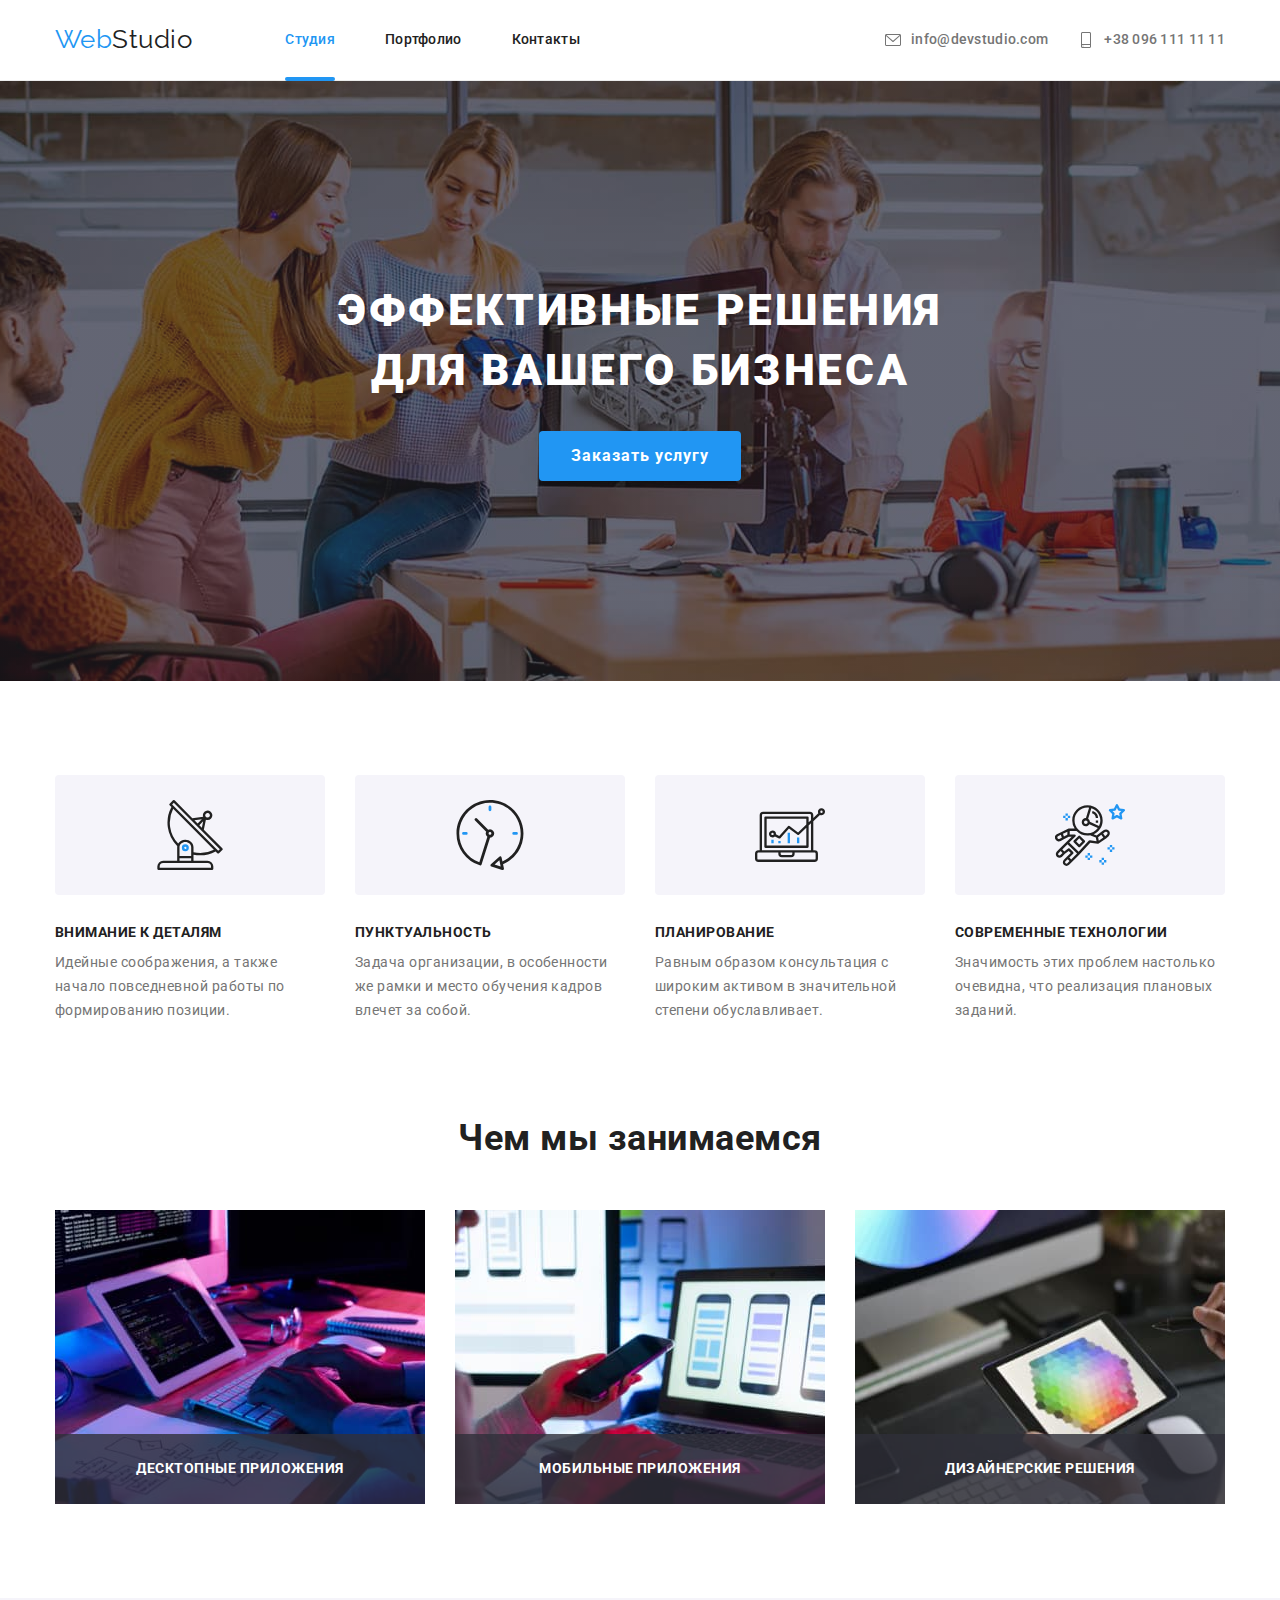
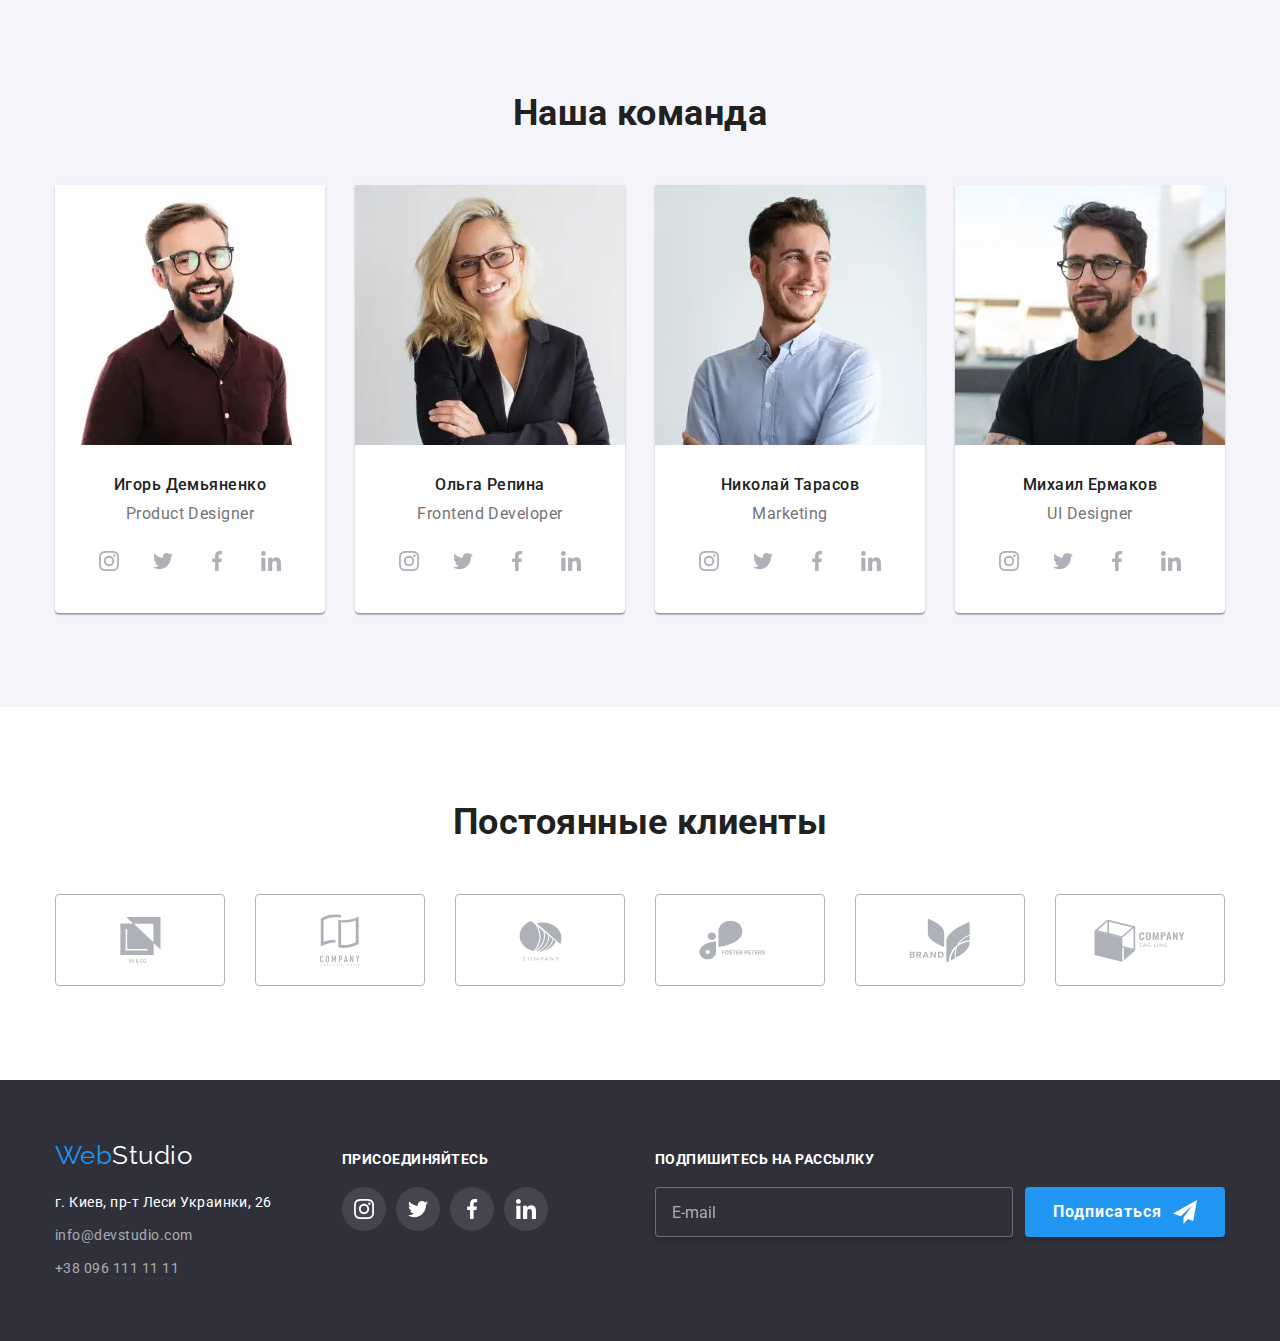
<file: index.html>
<!DOCTYPE html>
<html lang="ru">
  <head>
    <meta charset="UTF-8" />
    <meta http-equiv="X-UA-Compatible" content="IE=edge" />
    <meta name="viewport" content="width=device-width, initial-scale=1.0" />
    <title>Web Studio</title>
    <link rel="preconnect" href="https://fonts.googleapis.com" />
    <link rel="preconnect" href="https://fonts.gstatic.com" crossorigin />
    <link
      href="https://fonts.googleapis.com/css2?family=Raleway:wght@700&family=Roboto:wght@400;500;700;900&display=swap"
      rel="stylesheet"
    />
    <link
      rel="stylesheet"
      href="https://cdnjs.cloudflare.com/ajax/libs/modern-normalize/1.1.0/modern-normalize.min.css"
    />
    <link rel="stylesheet" href="./css/main.min.css" />
  </head>

  <body>
    <header class="header">
      <div class="container header__container">
        <a class="logo header__logo" href="./index.html"
          >Web<span class="header__logo-accent">Studio</span></a
        >
        <nav class="nav">
          <ul class="list nav__list">
            <li class="header__item nav__item">
              <a class="link nav__link nav__current" href="./index.html">Студия</a>
            </li>
            <li class="header__item nav__item">
              <a class="link nav__link" href="./portfolio.html">Портфолио</a>
            </li>
            <li class="header__item nav__item">
              <a class="link nav__link" href="#contacts">Контакты</a>
            </li>
          </ul>
        </nav>
        <ul class="list header-contacts">
          <li class="header__item header-contacts__item">
            <a class="link header-contacts__link" href="mailto:info@devstudio.com">
              <svg class="header-contacts__icon" width="16" height="16">
                <use href="./images/sprite.svg#envelope"></use></svg
              >info@devstudio.com</a
            >
          </li>
          <li class="header__item header-contacts__item">
            <a class="link header-contacts__link" href="tel:+380961111111">
              <svg class="header-contacts__icon" width="16" height="16">
                <use href="./images/sprite.svg#smartphone"></use></svg
              >+38 096 111 11 11</a
            >
          </li>
        </ul>
        <button class="burger-btn mobile-btn" type="button" data-mobile-menu-open>
          <svg class="burger-btn__icon mobile-icon" width="40" height="40">
            <use href="./images/sprite.svg#open-menu"></use>
          </svg>
        </button>
        <div class="mobile-menu is-hidden" data-mobile-menu>
          <button class="mobile-menu__btn mobile-btn" type="button" data-mobile-menu-close>
            <svg class="mobile-menu__icon mobile-icon" width="40" height="40">
              <use href="./images/sprite.svg#close-menu"></use>
            </svg>
          </button>
          <div class="mobile-menu__inner">
            <ul class="list mobile-nav">
              <li class="mobile-nav__item">
                <a class="link mobile-nav__link mobile-nav__link-current" href="./index.html"
                  >Студия</a
                >
              </li>
              <li class="mobile-nav__item">
                <a class="link mobile-nav__link" href="./portfolio.html">Портфолио</a>
              </li>
              <li class="mobile-nav__item">
                <a class="link mobile-nav__link" href="#contacts">Контакты</a>
              </li>
            </ul>
            <ul class="list mobile-contacts">
              <li class="mobile-contacts__item">
                <a
                  class="link mobile-contacts__link mobile-contacts__phone"
                  href="tel:+380961111111"
                  >+38 096 111 11 11</a
                >
              </li>
              <li class="mobile-contacts__item">
                <a
                  class="link mobile-contacts__link mobile-contacts__mail"
                  href="mailto:info@devstudio.com"
                  >info@devstudio.com</a
                >
              </li>
            </ul>
            <ul class="list mobile-socials">
              <li class="mobile-socials__item">
                <a href="#" class="link mobile-socials__link">Instagram</a>
              </li>
              <li class="mobile-socials__icon">|</li>
              <li class="mobile-socials__item">
                <a href="#" class="link mobile-socials__link">Twitter</a>
              </li>
              <li class="mobile-socials__icon">|</li>
              <li class="mobile-socials__item">
                <a href="#" class="link mobile-socials__link">Facebook</a>
              </li>
              <li class="mobile-socials__icon">|</li>
              <li class="mobile-socials__item">
                <a href="#" class="link mobile-socials__link">LinkedIn</a>
              </li>
            </ul>
          </div>
        </div>
      </div>
    </header>

    <main class="main">
      <section class="hero section">
        <div class="container">
          <h1 class="hero__title">Эффективные решения для вашего бизнеса</h1>
          <button class="btn hero__btn" type="button" data-modal-open>Заказать услугу</button>
        </div>
      </section>
      <section class="section-qualities section">
        <div class="container">
          <!-- Заголовок скрыть -->
          <h2 class="title visually-hidden">Наши особенности</h2>
          <ul class="list section-qualities__list">
            <li class="section-qualities__item">
              <div class="section-qualities__img">
                <svg class="section-qualities__icon" width="70" height="70">
                  <use href="./images/sprite.svg#antenna"></use>
                </svg>
              </div>
              <h3 class="subtitle section-qualities__subtitle">Внимание к деталям</h3>
              <p class="text section-qualities__text">
                Идейные соображения, а также начало повседневной работы по формированию позиции.
              </p>
            </li>
            <li class="section-qualities__item">
              <div class="section-qualities__img">
                <svg class="section-qualities__icon" width="70" height="70">
                  <use href="./images/sprite.svg#clock"></use>
                </svg>
              </div>
              <h3 class="subtitle section-qualities__subtitle">Пунктуальность</h3>
              <p class="text section-qualities__text">
                Задача организации, в особенности же рамки и место обучения кадров влечет за собой.
              </p>
            </li>
            <li class="section-qualities__item">
              <div class="section-qualities__img">
                <svg class="section-qualities__icon" width="70" height="70">
                  <use href="./images/sprite.svg#diagram"></use>
                </svg>
              </div>
              <h3 class="subtitle section-qualities__subtitle">Планирование</h3>
              <p class="text section-qualities__text">
                Равным образом консультация с широким активом в значительной степени обуславливает.
              </p>
            </li>
            <li class="section-qualities__item">
              <div class="section-qualities__img">
                <svg class="section-qualities__icon" width="70" height="70">
                  <use href="./images/sprite.svg#astronaut"></use>
                </svg>
              </div>
              <h3 class="subtitle section-qualities__subtitle">Современные технологии</h3>
              <p class="text section-qualities__text">
                Значимость этих проблем настолько очевидна, что реализация плановых заданий.
              </p>
            </li>
          </ul>
        </div>
      </section>
      <section class="section-do section">
        <div class="container">
          <h2 class="title section-do__title">Чем мы занимаемся</h2>
          <ul class="list section-do__list">
            <li class="section-do__item">
              <img
                class="img"
                srcset="./images/do/do1@1x.jpg 1x, ./images/do/do1@2x.jpg 2x"
                src="./images/do/do1@1x.jpg"
                alt="Десктопные приложения"
                width="370"
                height="294"
              />
              <h3 class="section-do__subtitle">Десктопные приложения</h3>
            </li>
            <li class="section-do__item">
              <img
                class="img"
                srcset="./images/do/do2@1x.jpg 1x, ./images/do/do2@2x.jpg 2x"
                src="./images/do/do2@1x.jpg"
                alt="Мобильные приложения"
                width="370"
                height="294"
              />
              <h3 class="section-do__subtitle">Мобильные приложения</h3>
            </li>
            <li class="section-do__item">
              <img
                class="img"
                srcset="./images/do/do3@1x.jpg 1x, ./images/do/do3@2x.jpg 2x"
                src="./images/do/do3@1x.jpg"
                alt="Дизайнерские решения"
                width="370"
                height="294"
              />
              <h3 class="section-do__subtitle">Дизайнерские решения</h3>
            </li>
          </ul>
        </div>
      </section>
      <section class="section-team section">
        <div class="container">
          <h2 class="title section-team__title">Наша команда</h2>
          <ul class="list section-team__list">
            <li class="section-team__item">
              <picture>
                <source
                  media="(min-width: 1200px)"
                  srcset="./images/team/team1@1x_lg.webp 1x, ./images/team/team1@2x_lg.webp 2x"
                  type="image/webp"
                />
                <source
                  media="(min-width: 1200px)"
                  srcset="./images/team/team1@1x_lg.jpg 1x, ./images/team/team1@2x_lg.jpg 2x"
                  type="image/jpeg"
                />
                <source
                  media="(min-width: 768px)"
                  srcset="./images/team/team1@1x_md.webp 1x, ./images/team/team1@2x_md.webp 2x"
                  type="image/webp"
                />
                <source
                  media="(min-width: 768px)"
                  srcset="./images/team/team1@1x_md.jpg 1x, ./images/team/team1@2x_md.jpg 2x"
                  type="image/jpeg"
                />
                <source
                  media="(max-width: 767px)"
                  srcset="./images/team/team1@1x_sm.webp 1x, ./images/team/team1@2x_sm.webp 2x"
                  type="image/webp"
                />
                <source
                  media="(max-width: 767px)"
                  srcset="./images/team/team1@1x_sm.jpg 1x, ./images/team/team1@2x_sm.jpg 2x"
                  type="image/jpeg"
                />
                <img
                  class="img"
                  src="./images/team/team1@1x_sm.jpg"
                  alt="Фото дизайнера"
                  width="450"
                  height="460"
                />
              </picture>
              <div class="section-team__container">
                <h3 class="subtitle section-team__subtitle">Игорь Демьяненко</h3>
                <p class="text section-team__text">Product Designer</p>
                <ul class="team-socials">
                  <li class="team-socials__item">
                    <a class="team-socials__link link" href="#">
                      <svg class="team-socials__icon" width="20px" height="20px">
                        <use href="./images/sprite.svg#instagram"></use>
                      </svg>
                    </a>
                  </li>
                  <li class="team-socials__item">
                    <a class="team-socials__link link" href="#">
                      <svg class="team-socials__icon" width="20px" height="20px">
                        <use href="./images/sprite.svg#twitter"></use>
                      </svg>
                    </a>
                  </li>
                  <li class="team-socials__item">
                    <a class="team-socials__link link" href="#">
                      <svg class="team-socials__icon" width="20px" height="20px">
                        <use href="./images/sprite.svg#facebook"></use>
                      </svg>
                    </a>
                  </li>
                  <li class="team-socials__item">
                    <a class="team-socials__link link" href="#">
                      <svg class="team-socials__icon" width="20px" height="20px">
                        <use href="./images/sprite.svg#linkedin"></use>
                      </svg>
                    </a>
                  </li>
                </ul>
              </div>
            </li>
            <li class="section-team__item">
              <picture>
                <source
                  media="(min-width: 1200px)"
                  srcset="./images/team/team2@1x_lg.webp 1x, ./images/team/team2@2x_lg.webp 2x"
                  type="image/webp"
                />
                <source
                  media="(min-width: 1200px)"
                  srcset="./images/team/team2@1x_lg.jpg 1x, ./images/team/team2@2x_lg.jpg 2x"
                  type="image/jpeg"
                />
                <source
                  media="(min-width: 768px)"
                  srcset="./images/team/team2@1x_md.webp 1x, ./images/team/team2@2x_md.webp 2x"
                  type="image/webp"
                />
                <source
                  media="(min-width: 768px)"
                  srcset="./images/team/team2@1x_md.jpg 1x, ./images/team/team2@2x_md.jpg 2x"
                  type="image/jpeg"
                />
                <source
                  media="(max-width: 767px)"
                  srcset="./images/team/team2@1x_sm.webp 1x, ./images/team/team2@2x_sm.webp 2x"
                  type="image/webp"
                />
                <source
                  media="(max-width: 767px)"
                  srcset="./images/team/team2@1x_sm.jpg 1x, ./images/team/team2@2x_sm.jpg 2x"
                  type="image/jpeg"
                />
                <img
                  class="img"
                  src="./images/team/team2@1x_sm.jpg"
                  alt="Фото разработчика"
                  width="450"
                  height="460"
                />
              </picture>
              <div class="section-team__container">
                <h3 class="subtitle section-team__subtitle">Ольга Репина</h3>
                <p class="text section-team__text">Frontend Developer</p>
                <ul class="team-socials">
                  <li class="team-socials__item">
                    <a class="team-socials__link link" href="#">
                      <svg class="team-socials__icon" width="20px" height="20px">
                        <use href="./images/sprite.svg#instagram"></use>
                      </svg>
                    </a>
                  </li>
                  <li class="team-socials__item">
                    <a class="team-socials__link link" href="#">
                      <svg class="team-socials__icon" width="20px" height="20px">
                        <use href="./images/sprite.svg#twitter"></use>
                      </svg>
                    </a>
                  </li>
                  <li class="team-socials__item">
                    <a class="team-socials__link link" href="#">
                      <svg class="team-socials__icon" width="20px" height="20px">
                        <use href="./images/sprite.svg#facebook"></use>
                      </svg>
                    </a>
                  </li>
                  <li class="team-socials__item">
                    <a class="team-socials__link link" href="#">
                      <svg class="team-socials__icon" width="20px" height="20px">
                        <use href="./images/sprite.svg#linkedin"></use>
                      </svg>
                    </a>
                  </li>
                </ul>
              </div>
            </li>
            <li class="section-team__item">
              <picture>
                <source
                  media="(min-width: 1200px)"
                  srcset="./images/team/team3@1x_lg.webp 1x, ./images/team/team3@2x_lg.webp 2x"
                  type="image/webp"
                />
                <source
                  media="(min-width: 1200px)"
                  srcset="./images/team/team3@1x_lg.jpg 1x, ./images/team/team3@2x_lg.jpg 2x"
                  type="image/jpeg"
                />
                <source
                  media="(min-width: 768px)"
                  srcset="./images/team/team3@1x_md.webp 1x, ./images/team/team3@2x_md.webp 2x"
                  type="image/webp"
                />
                <source
                  media="(min-width: 768px)"
                  srcset="./images/team/team3@1x_md.jpg 1x, ./images/team/team3@2x_md.jpg 2x"
                  type="image/jpeg"
                />
                <source
                  media="(max-width: 767px)"
                  srcset="./images/team/team3@1x_sm.webp 1x, ./images/team/team3@2x_sm.webp 2x"
                  type="image/webp"
                />
                <source
                  media="(max-width: 767px)"
                  srcset="./images/team/team3@1x_sm.jpg 1x, ./images/team/team3@2x_sm.jpg 2x"
                  type="image/jpeg"
                />
                <img
                  class="img"
                  src="./images/team/team3@1x_sm.jpg"
                  alt="Фото маркетолога"
                  width="450"
                  height="460"
                />
              </picture>
              <div class="section-team__container">
                <h3 class="subtitle section-team__subtitle">Николай Тарасов</h3>
                <p class="text section-team__text">Marketing</p>
                <ul class="team-socials">
                  <li class="team-socials__item">
                    <a class="team-socials__link link" href="#">
                      <svg class="team-socials__icon" width="20px" height="20px">
                        <use href="./images/sprite.svg#instagram"></use>
                      </svg>
                    </a>
                  </li>
                  <li class="team-socials__item">
                    <a class="team-socials__link link" href="#">
                      <svg class="team-socials__icon" width="20px" height="20px">
                        <use href="./images/sprite.svg#twitter"></use>
                      </svg>
                    </a>
                  </li>
                  <li class="team-socials__item">
                    <a class="team-socials__link link" href="#">
                      <svg class="team-socials__icon" width="20px" height="20px">
                        <use href="./images/sprite.svg#facebook"></use>
                      </svg>
                    </a>
                  </li>
                  <li class="team-socials__item">
                    <a class="team-socials__link link" href="#">
                      <svg class="team-socials__icon" width="20px" height="20px">
                        <use href="./images/sprite.svg#linkedin"></use>
                      </svg>
                    </a>
                  </li>
                </ul>
              </div>
            </li>
            <li class="section-team__item">
              <picture>
                <source
                  media="(min-width: 1200px)"
                  srcset="./images/team/team4@1x_lg.webp 1x, ./images/team/team4@2x_lg.webp 2x"
                  type="image/webp"
                />
                <source
                  media="(min-width: 1200px)"
                  srcset="./images/team/team4@1x_lg.jpg 1x, ./images/team/team4@2x_lg.jpg 2x"
                  type="image/jpeg"
                />
                <source
                  media="(min-width: 768px)"
                  srcset="./images/team/team4@1x_md.webp 1x, ./images/team/team4@2x_md.webp 2x"
                  type="image/webp"
                />
                <source
                  media="(min-width: 768px)"
                  srcset="./images/team/team4@1x_md.jpg 1x, ./images/team/team4@2x_md.jpg 2x"
                  type="image/jpeg"
                />
                <source
                  media="(max-width: 767px)"
                  srcset="./images/team/team4@1x_sm.webp 1x, ./images/team/team4@2x_sm.webp 2x"
                  type="image/webp"
                />
                <source
                  media="(max-width: 767px)"
                  srcset="./images/team/team4@1x_sm.jpg 1x, ./images/team/team4@2x_sm.jpg 2x"
                  type="image/jpeg"
                />
                <img
                  class="img"
                  src="./images/team/team4@1x_sm.jpg"
                  alt="Фото дизайнера"
                  width="450"
                  height="460"
                />
              </picture>
              <div class="section-team__container">
                <h3 class="subtitle section-team__subtitle">Михаил Ермаков</h3>
                <p class="text section-team__text">UI Designer</p>
                <ul class="team-socials">
                  <li class="team-socials__item">
                    <a class="team-socials__link link" href="#">
                      <svg class="team-socials__icon" width="20px" height="20px">
                        <use href="./images/sprite.svg#instagram"></use>
                      </svg>
                    </a>
                  </li>
                  <li class="team-socials__item">
                    <a class="team-socials__link link" href="#">
                      <svg class="team-socials__icon" width="20px" height="20px">
                        <use href="./images/sprite.svg#twitter"></use>
                      </svg>
                    </a>
                  </li>
                  <li class="team-socials__item">
                    <a class="team-socials__link link" href="#">
                      <svg class="team-socials__icon" width="20px" height="20px">
                        <use href="./images/sprite.svg#facebook"></use>
                      </svg>
                    </a>
                  </li>
                  <li class="team-socials__item">
                    <a class="team-socials__link link" href="#">
                      <svg class="team-socials__icon" width="20px" height="20px">
                        <use href="./images/sprite.svg#linkedin"></use>
                      </svg>
                    </a>
                  </li>
                </ul>
              </div>
            </li>
          </ul>
        </div>
      </section>
      <section class="section-clients section">
        <div class="container">
          <h2 class="title">Постоянные клиенты</h2>
          <ul class="section-clients__list list">
            <li class="section-clients__item">
              <a class="section-clients__link" href="#">
                <svg class="section-clients__icon" width="41px" height="46px">
                  <use href="./images/sprite.svg#logo1"></use>
                </svg>
              </a>
            </li>
            <li class="section-clients__item">
              <a class="section-clients__link" href="#">
                <svg class="section-clients__icon" width="40px" height="52px">
                  <use href="./images/sprite.svg#logo2"></use>
                </svg>
              </a>
            </li>
            <li class="section-clients__item">
              <a class="section-clients__link" href="#">
                <svg class="section-clients__icon" width="43px" height="41px">
                  <use href="./images/sprite.svg#logo3"></use>
                </svg>
              </a>
            </li>
            <li class="section-clients__item">
              <a class="section-clients__link" href="#">
                <svg class="section-clients__icon" width="84px" height="40px">
                  <use href="./images/sprite.svg#logo4"></use>
                </svg>
              </a>
            </li>
            <li class="section-clients__item">
              <a class="section-clients__link" href="#">
                <svg class="section-clients__icon" width="62px" height="45px">
                  <use href="./images/sprite.svg#logo5"></use>
                </svg>
              </a>
            </li>
            <li class="section-clients__item">
              <a class="section-clients__link" href="#">
                <svg class="section-clients__icon" width="93px" height="43px">
                  <use href="./images/sprite.svg#logo6"></use>
                </svg>
              </a>
            </li>
          </ul>
        </div>
      </section>
    </main>

    <footer class="footer" id="contacts">
      <div class="container footer__container">
        <div class="footer__inner">
          <div class="footer__main">
            <a class="logo footer__logo" href="./index.html"
              >Web<span class="footer__logo-accent">Studio</span></a
            >
            <address class="footer__address">
              <a class="link" href="#">г. Киев, пр-т Леси Украинки, 26</a>
            </address>
            <ul class="list footer__contacts">
              <li class="item footer__mail">
                <a class="link" href="mailto:info@devstudio.com">info@devstudio.com</a>
              </li>
              <li class="item"><a class="link" href="tel:+380961111111">+38 096 111 11 11</a></li>
            </ul>
          </div>
          <div class="footer-socials">
            <strong class="cta-title">Присоединяйтесь</strong>
            <ul class="list footer-socials__list">
              <li class="item">
                <a class="link footer-socials__link" href="#">
                  <svg class="footer-socials__icon" width="20px" height="20px">
                    <use href="./images/sprite.svg#instagram"></use>
                  </svg>
                </a>
              </li>
              <li class="item">
                <a class="link footer-socials__link" href="#">
                  <svg class="footer-socials__icon" width="20px" height="20px">
                    <use href="./images/sprite.svg#twitter"></use>
                  </svg>
                </a>
              </li>
              <li class="item">
                <a class="link footer-socials__link" href="#">
                  <svg class="footer-socials__icon" width="20px" height="20px">
                    <use href="./images/sprite.svg#facebook"></use>
                  </svg>
                </a>
              </li>
              <li class="item">
                <a class="link footer-socials__link" href="#">
                  <svg class="footer-socials__icon" width="20px" height="20px">
                    <use href="./images/sprite.svg#linkedin"></use>
                  </svg>
                </a>
              </li>
            </ul>
          </div>
        </div>
        <form class="sign-up-form" name="sign-up-form">
          <strong class="cta-title">Подпишитесь на рассылку</strong>
          <div class="sign-up-form__box">
            <input
              class="sign-up-form__input"
              type="email"
              name="user-email"
              placeholder="E-mail"
            />
            <button class="sign-up-form__btn" type="submit">
              Подписаться
              <svg class="sign-up-form__icon" width="24px" height="24px">
                <use href="./images/sprite.svg#send-form"></use>
              </svg>
            </button>
          </div>
        </form>
      </div>
    </footer>

    <div class="backdrop is-hidden" data-modal>
      <div class="modal">
        <button class="modal__close-btn" type="button" data-modal-close>
          <svg class="modal__close-icon" width="11px" height="11px">
            <use href="./images/sprite.svg#close-icon"></use>
          </svg>
        </button>
        <h2 class="modal__title">Оставьте свои данные, мы вам перезвоним</h2>
        <form class="call-back-form" name="call-back-form">
          <div class="form-field">
            <label class="call-back-form__label" for="user-name">Имя</label>
            <div class="form-field__inner">
              <input class="call-back-form__input" id="user-name" type="text" name="user-name" />
              <svg class="call-back-form__icon" width="18px" height="18px">
                <use href="./images/sprite.svg#person-form"></use>
              </svg>
            </div>
          </div>
          <div class="form-field">
            <label class="call-back-form__label" for="user-phone">Телефон</label>
            <div class="form-field__inner">
              <input class="call-back-form__input" id="user-phone" type="tel" name="user-phone" />
              <svg class="call-back-form__icon" width="18px" height="18px">
                <use href="./images/sprite.svg#phone-form"></use>
              </svg>
            </div>
          </div>
          <div class="form-field">
            <label class="call-back-form__label" for="user-email">Почта</label>
            <div class="form-field__inner">
              <input class="call-back-form__input" id="user-email" type="email" name="user-email" />
              <svg class="call-back-form__icon" width="18px" height="18px">
                <use href="./images/sprite.svg#email-form"></use>
              </svg>
            </div>
          </div>
          <div class="form-field form-field__comment">
            <label class="call-back-form__label" for="user-comment">Комментарий</label>
            <textarea
              class="call-back-form__input call-back-form__textarea"
              id="user-comment"
              name="user-comment"
              rows="10"
              placeholder="Введите текст"
            ></textarea>
          </div>
          <div class="agreement-field checkbox">
            <label class="checkbox__label"
              ><input
                class="checkbox__input visually-hidden"
                type="checkbox"
                name="user-agreement"
              />
              <svg class="checkbox__border-icon" width="16px" height="15px">
                <use href="./images/sprite.svg#agr-border"></use>
              </svg>
              <svg class="checkbox__check-icon" width="16px" height="15px">
                <use href="./images/sprite.svg#agr-check"></use>
              </svg>
              <span
                >Соглашаюсь с рассылкой и принимаю
                <a class="checkbox__link" href="#">Условия договора</a></span
              >
            </label>
          </div>
          <button class="call-back-form__btn" type="submit">Отправить</button>
        </form>
      </div>
    </div>

    <script src="./js/modal.js"></script>
    <script src="./js/mobile-menu.js"></script>
  </body>
</html>
</file>
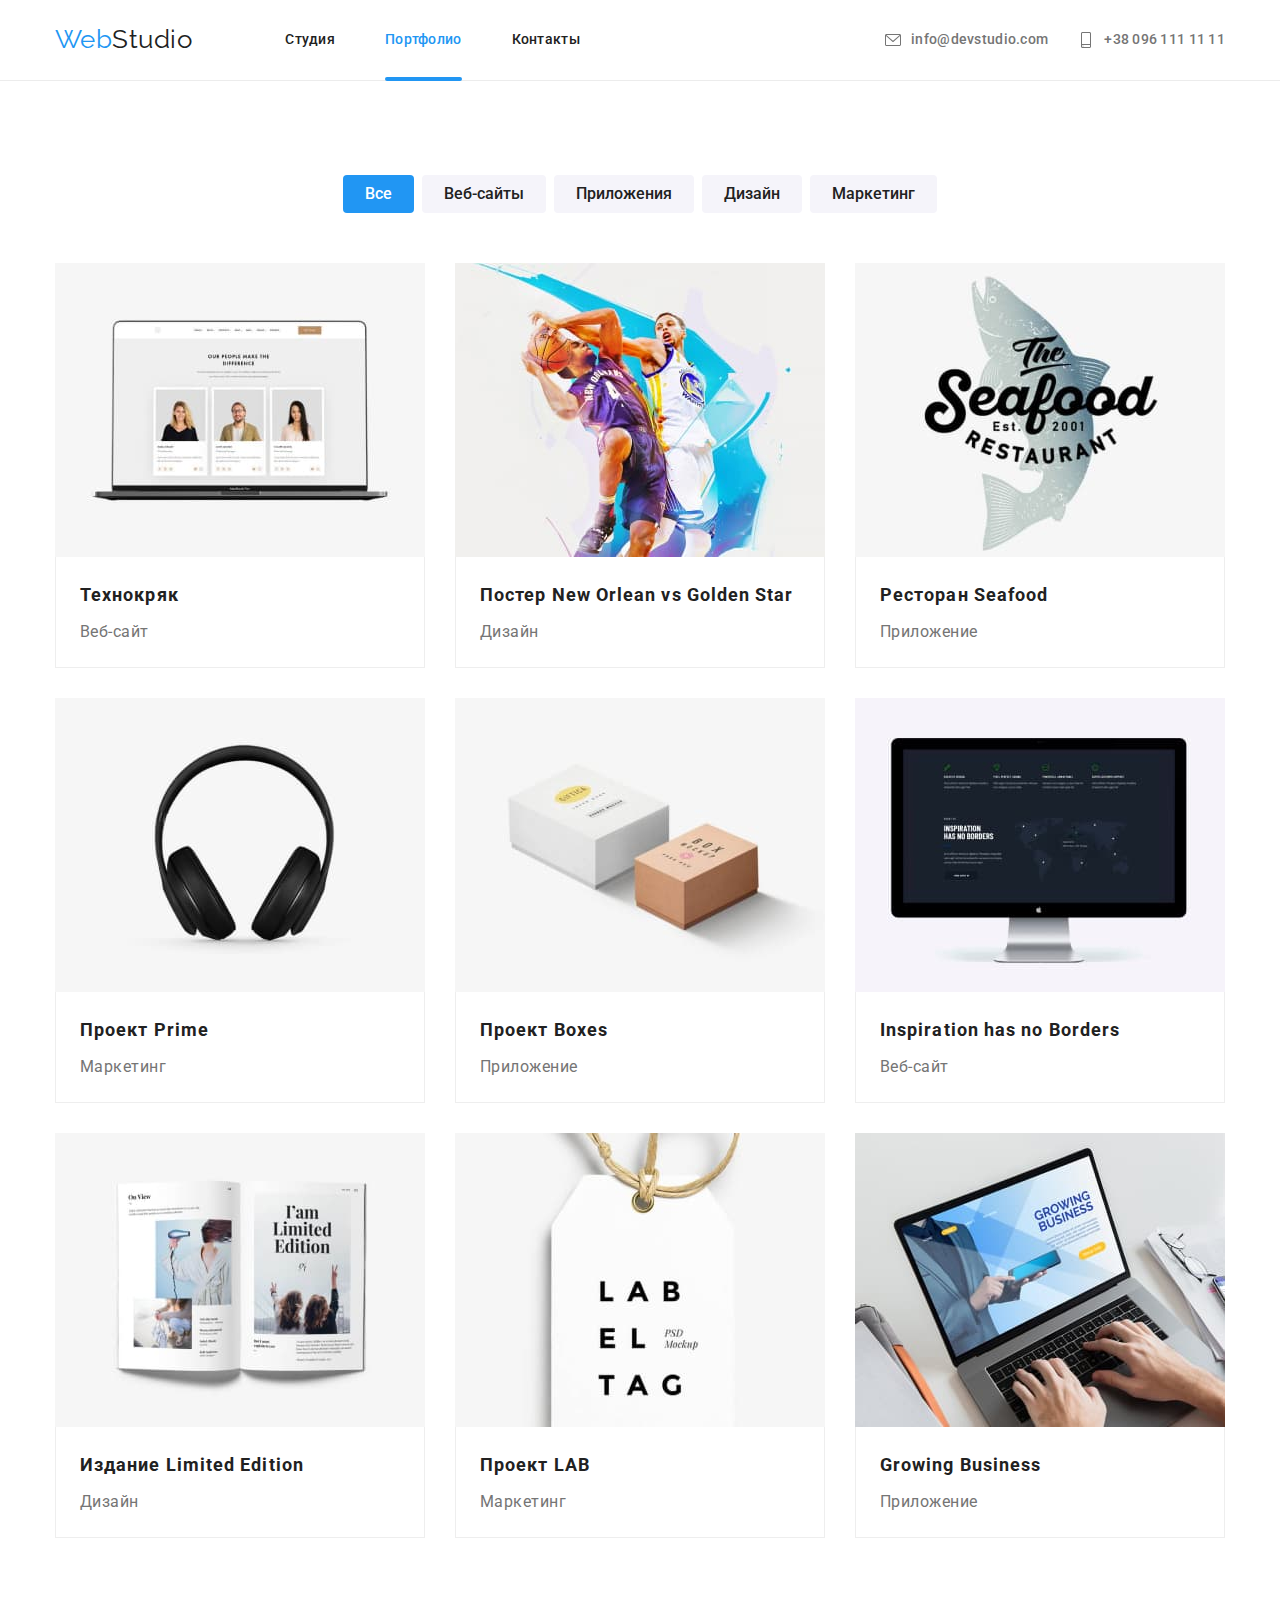
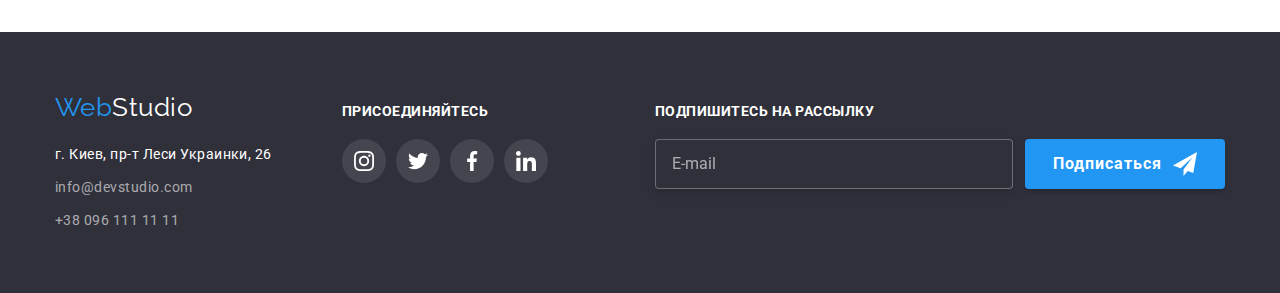
<file: portfolio.html>
<!DOCTYPE html>
<html lang="ru">
  <head>
    <meta charset="UTF-8" />
    <meta http-equiv="X-UA-Compatible" content="IE=edge" />
    <meta name="viewport" content="width=device-width, initial-scale=1.0" />
    <title>Portfolio</title>
    <link rel="preconnect" href="https://fonts.googleapis.com" />
    <link rel="preconnect" href="https://fonts.gstatic.com" crossorigin />
    <link
      href="https://fonts.googleapis.com/css2?family=Raleway:wght@700&family=Roboto:wght@400;500;700;900&display=swap"
      rel="stylesheet"
    />
    <link
      rel="stylesheet"
      href="https://cdnjs.cloudflare.com/ajax/libs/modern-normalize/1.1.0/modern-normalize.min.css"
    />
    <link rel="stylesheet" href="./css/main.min.css" />
  </head>

  <body>
    <header class="header">
      <div class="container header__container">
        <a class="logo header__logo" href="./index.html"
          >Web<span class="header__logo-accent">Studio</span></a
        >
        <nav class="nav">
          <ul class="list nav__list">
            <li class="header__item nav__item">
              <a class="link nav__link" href="./index.html">Студия</a>
            </li>
            <li class="header__item nav__item">
              <a class="link nav__link nav__current" href="./portfolio.html">Портфолио</a>
            </li>
            <li class="header__item nav__item">
              <a class="link nav__link" href="#contacts">Контакты</a>
            </li>
          </ul>
        </nav>
        <ul class="list header-contacts">
          <li class="header__item header-contacts__item">
            <a class="link header-contacts__link" href="mailto:info@devstudio.com">
              <svg class="header-contacts__icon" width="16" height="16">
                <use href="./images/sprite.svg#envelope"></use></svg
              >info@devstudio.com</a
            >
          </li>
          <li class="header__item header-contacts__item">
            <a class="link header-contacts__link" href="tel:+380961111111">
              <svg class="header-contacts__icon" width="16" height="16">
                <use href="./images/sprite.svg#smartphone"></use></svg
              >+38 096 111 11 11</a
            >
          </li>
        </ul>
        <button class="burger-btn mobile-btn" type="button" data-mobile-menu-open>
          <svg class="burger-btn__icon mobile-icon" width="40" height="40">
            <use href="./images/sprite.svg#open-menu"></use>
          </svg>
        </button>
        <div class="mobile-menu is-hidden" data-mobile-menu>
          <button class="mobile-menu__btn mobile-btn" type="button" data-mobile-menu-close>
            <svg class="mobile-menu__icon mobile-icon" width="40" height="40">
              <use href="./images/sprite.svg#close-menu"></use>
            </svg>
          </button>
          <div class="mobile-menu__inner">
            <ul class="list mobile-nav">
              <li class="mobile-nav__item">
                <a class="link mobile-nav__link" href="./index.html">Студия</a>
              </li>
              <li class="mobile-nav__item">
                <a class="link mobile-nav__link mobile-nav__link-current" href="./portfolio.html"
                  >Портфолио</a
                >
              </li>
              <li class="mobile-nav__item">
                <a class="link mobile-nav__link" href="#contacts">Контакты</a>
              </li>
            </ul>
            <ul class="list mobile-contacts">
              <li class="mobile-contacts__item">
                <a
                  class="link mobile-contacts__link mobile-contacts__phone"
                  href="tel:+380961111111"
                  >+38 096 111 11 11</a
                >
              </li>
              <li class="mobile-contacts__item">
                <a
                  class="link mobile-contacts__link mobile-contacts__mail"
                  href="mailto:info@devstudio.com"
                  >info@devstudio.com</a
                >
              </li>
            </ul>
            <ul class="list mobile-socials">
              <li class="mobile-socials__item">
                <a href="#" class="link mobile-socials__link">Instagram</a>
              </li>
              <li class="mobile-socials__icon">|</li>
              <li class="mobile-socials__item">
                <a href="#" class="link mobile-socials__link">Twitter</a>
              </li>
              <li class="mobile-socials__icon">|</li>
              <li class="mobile-socials__item">
                <a href="#" class="link mobile-socials__link">Facebook</a>
              </li>
              <li class="mobile-socials__icon">|</li>
              <li class="mobile-socials__item">
                <a href="#" class="link mobile-socials__link">LinkedIn</a>
              </li>
            </ul>
          </div>
        </div>
      </div>
    </header>

    <main class="main">
      <section class="section-portfolio section">
        <div class="container">
          <!--Заголовок скрыть-->
          <h1 class="title visually-hidden">Портфолио</h1>
          <ul class="list buttons-list">
            <li class="buttons-list__item">
              <button class="btn buttons-list__btn buttons-list__current" type="button">Все</button>
            </li>
            <li class="buttons-list__item">
              <button class="btn buttons-list__btn" type="button">Веб-сайты</button>
            </li>
            <li class="buttons-list__item">
              <button class="btn buttons-list__btn" type="button">Приложения</button>
            </li>
            <li class="buttons-list__item">
              <button class="btn buttons-list__btn" type="button">Дизайн</button>
            </li>
            <li class="buttons-list__item">
              <button class="btn buttons-list__btn" type="button">Маркетинг</button>
            </li>
          </ul>

          <ul class="list portfolio">
            <li class="portfolio__item">
              <a class="portfolio__link" href="#">
                <div class="portfolio__thumb">
                  <img
                    class="img"
                    srcset="
                      ./images/portfolio/portfolio1@1x_sm.jpg 450w,
                      ./images/portfolio/portfolio1@2x_sm.jpg 900w,
                      ./images/portfolio/portfolio1@1x_md.jpg 354w,
                      ./images/portfolio/portfolio1@2x_md.jpg 708w,
                      ./images/portfolio/portfolio1@1x_lg.jpg 370w,
                      ./images/portfolio/portfolio1@2x_lg.jpg 740w
                    "
                    sizes="(min-width: 1200px) 370px, (min-width: 768px) 354px, 100vw"
                    src="./images/portfolio/portfolio1@1x_sm.jpg"
                    alt="Изображение проекта"
                    width="450"
                    height="294"
                  />
                  <div class="portfolio__overlay">
                    <p class="text portfolio__desc">
                      Ресурс предлагает комплексные предложения с разным уровнем функционала и
                      сервисов. Все это позволит посетителю получить исчерпывающие сведения о
                      компании или частном лице.
                    </p>
                  </div>
                </div>
                <div class="portfolio__card-border">
                  <h2 class="subtitle portfolio__subtitle">Технокряк</h2>
                  <p class="text portfolio__text">Веб-сайт</p>
                </div>
              </a>
            </li>
            <li class="portfolio__item">
              <a class="portfolio__link" href="#">
                <div class="portfolio__thumb">
                  <img
                    class="img"
                    srcset="
                      ./images/portfolio/portfolio2@1x_sm.jpg 450w,
                      ./images/portfolio/portfolio2@2x_sm.jpg 900w,
                      ./images/portfolio/portfolio2@1x_md.jpg 354w,
                      ./images/portfolio/portfolio2@2x_md.jpg 708w,
                      ./images/portfolio/portfolio2@1x_lg.jpg 370w,
                      ./images/portfolio/portfolio2@2x_lg.jpg 740w
                    "
                    sizes="(min-width: 1200px) 370px, (min-width: 768px) 354px, 100vw"
                    src="./images/portfolio/portfolio2@1x_sm.jpg"
                    alt="Изображение проекта"
                    width="450"
                    height="294"
                  />
                  <div class="portfolio__overlay">
                    <p class="text portfolio__desc">
                      Ресурс предлагает комплексные предложения с разным уровнем функционала и
                      сервисов. Все это позволит посетителю получить исчерпывающие сведения о
                      компании или частном лице.
                    </p>
                  </div>
                </div>
                <div class="portfolio__card-border">
                  <h2 class="subtitle portfolio__subtitle">Постер New Orlean vs Golden Star</h2>
                  <p class="text portfolio__text">Дизайн</p>
                </div>
              </a>
            </li>
            <li class="portfolio__item">
              <a class="portfolio__link" href="#">
                <div class="portfolio__thumb">
                  <img
                    class="img"
                    srcset="
                      ./images/portfolio/portfolio3@1x_sm.jpg 450w,
                      ./images/portfolio/portfolio3@2x_sm.jpg 900w,
                      ./images/portfolio/portfolio3@1x_md.jpg 354w,
                      ./images/portfolio/portfolio3@2x_md.jpg 708w,
                      ./images/portfolio/portfolio3@1x_lg.jpg 370w,
                      ./images/portfolio/portfolio3@2x_lg.jpg 740w
                    "
                    sizes="(min-width: 1200px) 370px, (min-width: 768px) 354px, 100vw"
                    src="./images/portfolio/portfolio3@1x_sm.jpg"
                    alt="Изображение проекта"
                    width="450"
                    height="294"
                  />
                  <div class="portfolio__overlay">
                    <p class="text portfolio__desc">
                      Ресурс предлагает комплексные предложения с разным уровнем функционала и
                      сервисов. Все это позволит посетителю получить исчерпывающие сведения о
                      компании или частном лице.
                    </p>
                  </div>
                </div>
                <div class="portfolio__card-border">
                  <h2 class="subtitle portfolio__subtitle">Ресторан Seafood</h2>
                  <p class="text portfolio__text">Приложение</p>
                </div>
              </a>
            </li>
            <li class="portfolio__item">
              <a class="portfolio__link" href="#">
                <div class="portfolio__thumb">
                  <img
                    class="img"
                    srcset="
                      ./images/portfolio/portfolio4@1x_sm.jpg 450w,
                      ./images/portfolio/portfolio4@2x_sm.jpg 900w,
                      ./images/portfolio/portfolio4@1x_md.jpg 354w,
                      ./images/portfolio/portfolio4@2x_md.jpg 708w,
                      ./images/portfolio/portfolio4@1x_lg.jpg 370w,
                      ./images/portfolio/portfolio4@2x_lg.jpg 740w
                    "
                    sizes="(min-width: 1200px) 370px, (min-width: 768px) 354px, 100vw"
                    src="./images/portfolio/portfolio4@1x_sm.jpg"
                    alt="Изображение проекта"
                    width="450"
                    height="294"
                  />
                  <div class="portfolio__overlay">
                    <p class="text portfolio__desc">
                      Ресурс предлагает комплексные предложения с разным уровнем функционала и
                      сервисов. Все это позволит посетителю получить исчерпывающие сведения о
                      компании или частном лице.
                    </p>
                  </div>
                </div>
                <div class="portfolio__card-border">
                  <h2 class="subtitle portfolio__subtitle">Проект Prime</h2>
                  <p class="text portfolio__text">Маркетинг</p>
                </div>
              </a>
            </li>
            <li class="portfolio__item">
              <a class="portfolio__link" href="#">
                <div class="portfolio__thumb">
                  <img
                    class="img"
                    srcset="
                      ./images/portfolio/portfolio5@1x_sm.jpg 450w,
                      ./images/portfolio/portfolio5@2x_sm.jpg 900w,
                      ./images/portfolio/portfolio5@1x_md.jpg 354w,
                      ./images/portfolio/portfolio5@2x_md.jpg 708w,
                      ./images/portfolio/portfolio5@1x_lg.jpg 370w,
                      ./images/portfolio/portfolio5@2x_lg.jpg 740w
                    "
                    sizes="(min-width: 1200px) 370px, (min-width: 768px) 354px, 100vw"
                    src="./images/portfolio/portfolio5@1x_sm.jpg"
                    alt="Изображение проекта"
                    width="450"
                    height="294"
                  />
                  <div class="portfolio__overlay">
                    <p class="text portfolio__desc">
                      Ресурс предлагает комплексные предложения с разным уровнем функционала и
                      сервисов. Все это позволит посетителю получить исчерпывающие сведения о
                      компании или частном лице.
                    </p>
                  </div>
                </div>
                <div class="portfolio__card-border">
                  <h2 class="subtitle portfolio__subtitle">Проект Boxes</h2>
                  <p class="text portfolio__text">Приложение</p>
                </div>
              </a>
            </li>
            <li class="portfolio__item">
              <a class="portfolio__link" href="#">
                <div class="portfolio__thumb">
                  <img
                    class="img"
                    srcset="
                      ./images/portfolio/portfolio6@1x_sm.jpg 450w,
                      ./images/portfolio/portfolio6@2x_sm.jpg 900w,
                      ./images/portfolio/portfolio6@1x_md.jpg 354w,
                      ./images/portfolio/portfolio6@2x_md.jpg 708w,
                      ./images/portfolio/portfolio6@1x_lg.jpg 370w,
                      ./images/portfolio/portfolio6@2x_lg.jpg 740w
                    "
                    sizes="(min-width: 1200px) 370px, (min-width: 768px) 354px, 100vw"
                    src="./images/portfolio/portfolio6@1x_sm.jpg"
                    alt="Изображение проекта"
                    width="450"
                    height="294"
                  />
                  <div class="portfolio__overlay">
                    <p class="text portfolio__desc">
                      Ресурс предлагает комплексные предложения с разным уровнем функционала и
                      сервисов. Все это позволит посетителю получить исчерпывающие сведения о
                      компании или частном лице.
                    </p>
                  </div>
                </div>
                <div class="portfolio__card-border">
                  <h2 class="subtitle portfolio__subtitle">Inspiration has no Borders</h2>
                  <p class="text portfolio__text">Веб-сайт</p>
                </div>
              </a>
            </li>
            <li class="portfolio__item">
              <a class="portfolio__link" href="#">
                <div class="portfolio__thumb">
                  <img
                    class="img"
                    srcset="
                      ./images/portfolio/portfolio7@1x_sm.jpg 450w,
                      ./images/portfolio/portfolio7@2x_sm.jpg 900w,
                      ./images/portfolio/portfolio7@1x_md.jpg 354w,
                      ./images/portfolio/portfolio7@2x_md.jpg 708w,
                      ./images/portfolio/portfolio7@1x_lg.jpg 370w,
                      ./images/portfolio/portfolio7@2x_lg.jpg 740w
                    "
                    sizes="(min-width: 1200px) 370px, (min-width: 768px) 354px, 100vw"
                    src="./images/portfolio/portfolio7@1x_sm.jpg"
                    alt="Изображение проекта"
                    width="450"
                    height="294"
                  />
                  <div class="portfolio__overlay">
                    <p class="text portfolio__desc">
                      Ресурс предлагает комплексные предложения с разным уровнем функционала и
                      сервисов. Все это позволит посетителю получить исчерпывающие сведения о
                      компании или частном лице.
                    </p>
                  </div>
                </div>
                <div class="portfolio__card-border">
                  <h2 class="subtitle portfolio__subtitle">Издание Limited Edition</h2>
                  <p class="text portfolio__text">Дизайн</p>
                </div>
              </a>
            </li>
            <li class="portfolio__item">
              <a class="portfolio__link" href="#">
                <div class="portfolio__thumb">
                  <img
                    class="img"
                    srcset="
                      ./images/portfolio/portfolio8@1x_sm.jpg 450w,
                      ./images/portfolio/portfolio8@2x_sm.jpg 900w,
                      ./images/portfolio/portfolio8@1x_md.jpg 354w,
                      ./images/portfolio/portfolio8@2x_md.jpg 708w,
                      ./images/portfolio/portfolio8@1x_lg.jpg 370w,
                      ./images/portfolio/portfolio8@2x_lg.jpg 740w
                    "
                    sizes="(min-width: 1200px) 370px, (min-width: 768px) 354px, 100vw"
                    src="./images/portfolio/portfolio8@1x_sm.jpg"
                    alt="Изображение проекта"
                    width="450"
                    height="294"
                  />
                  <div class="portfolio__overlay">
                    <p class="text portfolio__desc">
                      Ресурс предлагает комплексные предложения с разным уровнем функционала и
                      сервисов. Все это позволит посетителю получить исчерпывающие сведения о
                      компании или частном лице.
                    </p>
                  </div>
                </div>
                <div class="portfolio__card-border">
                  <h2 class="subtitle portfolio__subtitle">Проект LAB</h2>
                  <p class="text portfolio__text">Маркетинг</p>
                </div>
              </a>
            </li>
            <li class="portfolio__item">
              <a class="portfolio__link" href="#">
                <div class="portfolio__thumb">
                  <img
                    class="img"
                    srcset="
                      ./images/portfolio/portfolio9@1x_sm.jpg 450w,
                      ./images/portfolio/portfolio9@2x_sm.jpg 900w,
                      ./images/portfolio/portfolio9@1x_md.jpg 354w,
                      ./images/portfolio/portfolio9@2x_md.jpg 708w,
                      ./images/portfolio/portfolio9@1x_lg.jpg 370w,
                      ./images/portfolio/portfolio9@2x_lg.jpg 740w
                    "
                    sizes="(min-width: 1200px) 370px, (min-width: 768px) 354px, 100vw"
                    src="./images/portfolio/portfolio9@1x_sm.jpg"
                    alt="Изображение проекта"
                    width="450"
                    height="294"
                  />
                  <div class="portfolio__overlay">
                    <p class="text portfolio__desc">
                      Ресурс предлагает комплексные предложения с разным уровнем функционала и
                      сервисов. Все это позволит посетителю получить исчерпывающие сведения о
                      компании или частном лице.
                    </p>
                  </div>
                </div>
                <div class="portfolio__card-border">
                  <h2 class="subtitle portfolio__subtitle">Growing Business</h2>
                  <p class="text portfolio__text">Приложение</p>
                </div>
              </a>
            </li>
          </ul>
        </div>
      </section>
    </main>

    <footer class="footer" id="contacts">
      <div class="container footer__container">
        <div class="footer__inner">
          <div class="footer__main">
            <a class="logo footer__logo" href="./index.html"
              >Web<span class="footer__logo-accent">Studio</span></a
            >
            <address class="footer__address">
              <a class="link" href="#">г. Киев, пр-т Леси Украинки, 26</a>
            </address>
            <ul class="list footer__contacts">
              <li class="item footer__mail">
                <a class="link" href="mailto:info@devstudio.com">info@devstudio.com</a>
              </li>
              <li class="item"><a class="link" href="tel:+380961111111">+38 096 111 11 11</a></li>
            </ul>
          </div>
          <div class="footer-socials">
            <strong class="cta-title">Присоединяйтесь</strong>
            <ul class="list footer-socials__list">
              <li class="item">
                <a class="link footer-socials__link" href="#">
                  <svg class="footer-socials__icon" width="20px" height="20px">
                    <use href="./images/sprite.svg#instagram"></use>
                  </svg>
                </a>
              </li>
              <li class="item">
                <a class="link footer-socials__link" href="#">
                  <svg class="footer-socials__icon" width="20px" height="20px">
                    <use href="./images/sprite.svg#twitter"></use>
                  </svg>
                </a>
              </li>
              <li class="item">
                <a class="link footer-socials__link" href="#">
                  <svg class="footer-socials__icon" width="20px" height="20px">
                    <use href="./images/sprite.svg#facebook"></use>
                  </svg>
                </a>
              </li>
              <li class="item">
                <a class="link footer-socials__link" href="#">
                  <svg class="footer-socials__icon" width="20px" height="20px">
                    <use href="./images/sprite.svg#linkedin"></use>
                  </svg>
                </a>
              </li>
            </ul>
          </div>
        </div>
        <form class="sign-up-form" name="sign-up-form">
          <strong class="cta-title">Подпишитесь на рассылку</strong>
          <div class="sign-up-form__box">
            <input
              class="sign-up-form__input"
              type="email"
              name="user-email"
              placeholder="E-mail"
            />
            <button class="sign-up-form__btn" type="submit">
              Подписаться
              <svg class="sign-up-form__icon" width="24px" height="24px">
                <use href="./images/sprite.svg#send-form"></use>
              </svg>
            </button>
          </div>
        </form>
      </div>
    </footer>

    <script src="./js/mobile-menu.js"></script>
  </body>
</html>
</file>
<file: css/main.min.css>
:root{--primary-text-color: #212121;--secondary-text-color: #757575;--white-text-color: #ffffff;--footer-contacts-text-color: rgba(255, 255, 255, 0.6);--gray-icon-color: #afb1b8;--accent-color: #2196f3;--primary-background-color: #ffffff;--gray-background-color: #f5f4fa;--footer-background-color: #2f303a;--footer-socials-background-color: rgba(255, 255, 255, 0.1);--section-do-subtitle-background-color: rgba(47, 48, 58, 0.8);--backdrop-color: rgba(0, 0, 0, 0.2);--overlay-portfolio-background-color: rgba(33, 150, 243, 0.9);--primary-font-family: "Roboto", sans-serif;--logo-font-family: "Raleway", sans-serif;--transition-time: 250ms;--transition-cubic: cubic-bezier(0.4, 0, 0.2, 1)}body{color:var(--primary-text-color);background-color:var(--primary-background-color);font-family:var(--primary-font-family);letter-spacing:.03em}h1,h2,h3,p,ul{margin:0;padding:0}.btn{color:inherit;font-family:inherit;cursor:pointer}.link{color:inherit;text-decoration:none;-webkit-transition:color var(--transition-time) var(--transition-cubic);transition:color var(--transition-time) var(--transition-cubic)}.link:hover,.link:focus{color:var(--accent-color)}.list{list-style:none}.logo{text-decoration:none;color:var(--accent-color);font-family:var(--logo-font-family);font-size:26px;line-height:1.2}.title{font-size:28px;line-height:1.2;text-align:center;margin-bottom:30px}@media(min-width: 1200px){.title{font-size:36px;margin-bottom:50px}}.text{color:var(--secondary-text-color)}.container{padding-left:15px;padding-right:15px;margin-left:auto;margin-right:auto}@media(min-width: 480px){.container{width:480px}}@media(min-width: 768px){.container{width:768px}}@media(min-width: 1200px){.container{width:1200px}}.section{padding-top:60px;padding-bottom:60px}@media(min-width: 1200px){.section{padding-top:94px;padding-bottom:94px}}.img{display:block;max-width:100%;height:auto;-o-object-fit:cover;object-fit:cover;-o-object-position:center;object-position:center}.visually-hidden{position:absolute;width:1px;height:1px;margin:-1px;border:0;padding:0;white-space:nowrap;-webkit-clip-path:inset(100%);clip-path:inset(100%);clip:rect(0 0 0 0);overflow:hidden}.header{border-bottom:1px solid #ececec;background-color:var(--primary-background-color)}.header__item{font-weight:500;font-size:14px;line-height:1.14;letter-spacing:.02em}.header__container{display:-webkit-box;display:-ms-flexbox;display:flex;-webkit-box-align:center;-ms-flex-align:center;align-items:center;padding-top:10px;padding-bottom:10px}@media(min-width: 768px){.header__container{padding-top:0;padding-bottom:0}}@media(max-width: 1200px){.header__container{-webkit-box-pack:justify;-ms-flex-pack:justify;justify-content:space-between}}@media(min-width: 1200px){.header__logo{margin-right:93px}}.header__logo-accent{color:var(--primary-text-color)}.nav{display:none}.nav__list{display:-webkit-box;display:-ms-flexbox;display:flex}.nav__link{display:block;padding-top:32px;padding-bottom:32px}.nav__item:not(:last-child){margin-right:50px}.nav__current{color:var(--accent-color);position:relative}.nav__current::after{content:"";position:absolute;bottom:-1px;left:0;width:100%;height:4px;background-color:var(--accent-color);border-radius:2px}@media(min-width: 768px){.nav{display:block}}.header-contacts{display:none;color:var(--secondary-text-color)}@media(min-width: 768px)and (max-width: 1199px){.header-contacts__item{font-size:12px;line-height:1.16}}.header-contacts__link{display:-webkit-box;display:-ms-flexbox;display:flex;-webkit-box-align:center;-ms-flex-align:center;align-items:center}@media(min-width: 1200px){.header-contacts__link{padding-top:32px;padding-bottom:32px}}.header-contacts__icon{margin-right:10px;fill:var(--secondary-text-color);-webkit-transition:fill var(--transition-time) var(--transition-cubic);transition:fill var(--transition-time) var(--transition-cubic)}.header-contacts__link:hover .header-contacts__icon,.header-contacts__link:focus .header-contacts__icon{fill:var(--accent-color)}@media(min-width: 768px){.header-contacts{display:-webkit-box;display:-ms-flexbox;display:flex;-webkit-box-orient:vertical;-webkit-box-direction:normal;-ms-flex-direction:column;flex-direction:column;gap:10px}}@media(min-width: 1200px){.header-contacts{-webkit-box-orient:horizontal;-webkit-box-direction:normal;-ms-flex-direction:row;flex-direction:row;gap:30px;margin-left:auto}}.mobile-btn{display:-webkit-box;display:-ms-flexbox;display:flex;-webkit-box-pack:center;-ms-flex-pack:center;justify-content:center;-webkit-box-align:center;-ms-flex-align:center;align-items:center;padding:0;border:none;background-color:rgba(0,0,0,0);cursor:pointer}@media(min-width: 768px){.mobile-btn{display:none}}.mobile-btn:hover .mobile-icon,.mobile-btn:focus .mobile-icon{fill:var(--accent-color)}.mobile-menu.is-hidden{visibility:hidden;opacity:0;pointer-events:none}.mobile-menu{position:fixed;top:0;left:0;width:100%;height:100%;z-index:20;background-color:var(--primary-background-color);font-weight:500}.mobile-menu__btn{position:absolute;top:10px;right:15px}.mobile-menu__inner{height:100%;display:-webkit-box;display:-ms-flexbox;display:flex;-webkit-box-orient:vertical;-webkit-box-direction:normal;-ms-flex-direction:column;flex-direction:column;padding:48px 40px 48px 40px;overflow:auto;gap:64px}.mobile-nav{display:-webkit-box;display:-ms-flexbox;display:flex;-webkit-box-orient:vertical;-webkit-box-direction:normal;-ms-flex-direction:column;flex-direction:column;gap:32px;margin-bottom:auto;font-size:40px;letter-spacing:.02em;line-height:1.175}.mobile-nav__link-current{color:var(--accent-color)}.mobile-contacts{display:-webkit-box;display:-ms-flexbox;display:flex;-webkit-box-orient:vertical;-webkit-box-direction:normal;-ms-flex-direction:column;flex-direction:column;gap:32px}.mobile-contacts__phone{font-size:34px;color:var(--accent-color);line-height:1.176;letter-spacing:.02em}.mobile-contacts__mail{font-size:24px;line-height:1.666;letter-spacing:.02em;color:var(--secondary-text-color)}.mobile-socials{display:-webkit-box;display:-ms-flexbox;display:flex;-ms-flex-wrap:wrap;flex-wrap:wrap;gap:10px;-webkit-box-align:center;-ms-flex-align:center;align-items:center;font-size:18px;line-height:1.222;letter-spacing:.02em;color:var(--accent-color)}.mobile-socials__icon{color:rgba(33,33,33,.2)}.hero{max-width:1600px;margin-left:auto;margin-right:auto;padding-top:118px;padding-bottom:118px;background-color:var(--footer-background-color);background-repeat:no-repeat;background-position:center;background-size:cover;background-image:-webkit-gradient(linear, left top, right top, from(rgba(47, 48, 58, 0.4)), to(rgba(47, 48, 58, 0.4))),url(../images/hero/hero@1x_sm.jpg);background-image:linear-gradient(to right, rgba(47, 48, 58, 0.4), rgba(47, 48, 58, 0.4)),url(../images/hero/hero@1x_sm.jpg)}@media(min-device-pixel-ratio: 2),(-webkit-min-device-pixel-ratio: 2),(min-resolution: 192dpi),(min-resolution: 2dppx){.hero{background-image:-webkit-gradient(linear, left top, right top, from(rgba(47, 48, 58, 0.4)), to(rgba(47, 48, 58, 0.4))),url(../images/hero/hero@2x_sm.jpg);background-image:linear-gradient(to right, rgba(47, 48, 58, 0.4), rgba(47, 48, 58, 0.4)),url(../images/hero/hero@2x_sm.jpg)}}.hero__title{max-width:360px;margin-left:auto;margin-right:auto;margin-bottom:30px;color:var(--white-text-color);font-weight:900;font-size:26px;line-height:1.36;text-align:center;letter-spacing:.06em;text-transform:uppercase}@media(min-width: 1200px){.hero__title{max-width:696px;font-size:44px}}.hero__btn{display:block;margin-left:auto;margin-right:auto;padding:10px 32px;border:none;border-radius:4px;color:var(--white-text-color);background-color:var(--accent-color);font-weight:700;font-size:16px;line-height:1.88;letter-spacing:.06em;-webkit-box-shadow:0px 4px 4px rgba(0,0,0,.15);box-shadow:0px 4px 4px rgba(0,0,0,.15)}@media(min-width: 768px){.hero{background-image:-webkit-gradient(linear, left top, right top, from(rgba(47, 48, 58, 0.4)), to(rgba(47, 48, 58, 0.4))),url(../images/hero/hero@1x_md.jpg);background-image:linear-gradient(to right, rgba(47, 48, 58, 0.4), rgba(47, 48, 58, 0.4)),url(../images/hero/hero@1x_md.jpg)}}@media(min-width: 768px)and (min-device-pixel-ratio: 2),(min-width: 768px)and (-webkit-min-device-pixel-ratio: 2),(min-width: 768px)and (min-resolution: 192dpi),(min-width: 768px)and (min-resolution: 2dppx){.hero{background-image:-webkit-gradient(linear, left top, right top, from(rgba(47, 48, 58, 0.4)), to(rgba(47, 48, 58, 0.4))),url(../images/hero/hero@2x_md.jpg);background-image:linear-gradient(to right, rgba(47, 48, 58, 0.4), rgba(47, 48, 58, 0.4)),url(../images/hero/hero@2x_md.jpg)}}@media(min-width: 1200px){.hero{padding-top:200px;padding-bottom:200px;background-image:-webkit-gradient(linear, left top, right top, from(rgba(47, 48, 58, 0.4)), to(rgba(47, 48, 58, 0.4))),url(../images/hero/hero@1x_lg.jpg);background-image:linear-gradient(to right, rgba(47, 48, 58, 0.4), rgba(47, 48, 58, 0.4)),url(../images/hero/hero@1x_lg.jpg)}}@media(min-width: 1200px)and (min-device-pixel-ratio: 2),(min-width: 1200px)and (-webkit-min-device-pixel-ratio: 2),(min-width: 1200px)and (min-resolution: 192dpi),(min-width: 1200px)and (min-resolution: 2dppx){.hero{background-image:-webkit-gradient(linear, left top, right top, from(rgba(47, 48, 58, 0.4)), to(rgba(47, 48, 58, 0.4))),url(../images/hero/hero@2x_lg.jpg);background-image:linear-gradient(to right, rgba(47, 48, 58, 0.4), rgba(47, 48, 58, 0.4)),url(../images/hero/hero@2x_lg.jpg)}}@media(min-width: 768px){.section-qualities__list{display:-webkit-box;display:-ms-flexbox;display:flex;-ms-flex-wrap:wrap;flex-wrap:wrap;gap:30px}}.section-qualities__item{-ms-flex-preferred-size:100%;flex-basis:100%}@media(min-width: 768px){.section-qualities__item{-ms-flex-preferred-size:calc((100% - 30px)/2);flex-basis:calc((100% - 30px)/2)}}@media(min-width: 1200px){.section-qualities__item{-ms-flex-preferred-size:calc((100% - 90px)/4);flex-basis:calc((100% - 90px)/4)}}@media(max-width: 767px){.section-qualities__item:not(:last-child){margin-bottom:30px}}.section-qualities__img{display:-webkit-box;display:-ms-flexbox;display:flex;-webkit-box-pack:center;-ms-flex-pack:center;justify-content:center;-webkit-box-align:center;-ms-flex-align:center;align-items:center;margin-bottom:30px;height:120px;border-radius:4px;background-color:var(--gray-background-color)}.section-qualities__subtitle{margin-bottom:10px;font-size:14px;line-height:1.14;text-transform:uppercase}@media(max-width: 767px){.section-qualities__subtitle{text-align:center}}.section-qualities__text{font-size:14px;line-height:1.71}.section-do{display:none;padding-top:0}.section-do__list{display:-webkit-box;display:-ms-flexbox;display:flex;-webkit-box-pack:justify;-ms-flex-pack:justify;justify-content:space-between}.section-do__title{margin-bottom:50px}.section-do__item{position:relative}.section-do__subtitle{position:absolute;bottom:0;left:0;width:370px;height:70px;padding-top:27px;padding-bottom:27px;text-align:center;color:var(--white-text-color);background-color:var(--section-do-subtitle-background-color);font-size:14px;line-height:1.14;text-transform:uppercase}@media(min-width: 1200px){.section-do{display:block}}.section-team{background-color:var(--gray-background-color)}@media(min-width: 768px){.section-team__list{display:-webkit-box;display:-ms-flexbox;display:flex;-ms-flex-wrap:wrap;flex-wrap:wrap;gap:30px;-webkit-box-pack:center;-ms-flex-pack:center;justify-content:center}}.section-team__item{-ms-flex-preferred-size:100%;flex-basis:100%;background-color:var(--primary-background-color);-webkit-box-shadow:0px 1px 3px rgba(0,0,0,.12),0px 1px 1px rgba(0,0,0,.14),0px 2px 1px rgba(0,0,0,.2);box-shadow:0px 1px 3px rgba(0,0,0,.12),0px 1px 1px rgba(0,0,0,.14),0px 2px 1px rgba(0,0,0,.2);border-radius:0px 0px 4px 4px}@media(min-width: 768px){.section-team__item{-ms-flex-preferred-size:calc((100% - 30px)/2);flex-basis:calc((100% - 30px)/2)}}@media(min-width: 1200px){.section-team__item{-ms-flex-preferred-size:calc((100% - 90px)/4);flex-basis:calc((100% - 90px)/4)}}@media(max-width: 767px){.section-team__item:not(:last-child){margin-bottom:30px}}.section-team__subtitle{font-weight:500;font-size:16px;line-height:1.19;margin-bottom:10px;text-align:center}.section-team__text{margin-bottom:16px;line-height:1.19;text-align:center}.section-team__container{padding-top:30px;padding-bottom:30px}.team-socials{display:-webkit-box;display:-ms-flexbox;display:flex;-webkit-box-pack:center;-ms-flex-pack:center;justify-content:center;-webkit-box-align:center;-ms-flex-align:center;align-items:center;gap:10px;list-style:none}.team-socials__link{display:-webkit-box;display:-ms-flexbox;display:flex;-webkit-box-pack:center;-ms-flex-pack:center;justify-content:center;-webkit-box-align:center;-ms-flex-align:center;align-items:center;width:44px;height:44px;border-radius:50%;-webkit-transition:background-color var(--transition-time) var(--transition-cubic);transition:background-color var(--transition-time) var(--transition-cubic)}.team-socials__link:hover,.team-socials__link:focus{background-color:var(--accent-color)}.team-socials__icon{margin-top:12px;margin-bottom:12px;fill:var(--gray-icon-color);-webkit-transition:fill var(--transition-time) var(--transition-cubic);transition:fill var(--transition-time) var(--transition-cubic)}.team-socials__link:hover .team-socials__icon,.team-socials__link:focus .team-socials__icon{fill:var(--white-text-color)}.section-clients__list{display:-webkit-box;display:-ms-flexbox;display:flex;-webkit-box-pack:center;-ms-flex-pack:center;justify-content:center;-ms-flex-wrap:wrap;flex-wrap:wrap;gap:30px}.section-clients__item{-ms-flex-preferred-size:calc((100% - 30px)/2);flex-basis:calc((100% - 30px)/2)}@media(min-width: 768px){.section-clients__item{-ms-flex-preferred-size:calc((100% - 60px)/3);flex-basis:calc((100% - 60px)/3)}}@media(min-width: 1200px){.section-clients__item{-ms-flex-preferred-size:calc((100% - 150px)/6);flex-basis:calc((100% - 150px)/6)}}.section-clients__link{display:-webkit-box;display:-ms-flexbox;display:flex;-webkit-box-pack:center;-ms-flex-pack:center;justify-content:center;-webkit-box-align:center;-ms-flex-align:center;align-items:center;width:100%;height:92px;border:1px solid var(--gray-icon-color);border-radius:4px;-webkit-transition:border-color var(--transition-time) var(--transition-cubic);transition:border-color var(--transition-time) var(--transition-cubic)}.section-clients__link:hover,.section-clients__link:focus{border-color:var(--accent-color)}.section-clients__icon{fill:var(--gray-icon-color);-webkit-transition:fill var(--transition-time) var(--transition-cubic);transition:fill var(--transition-time) var(--transition-cubic)}.section-clients__link:hover .section-clients__icon,.section-clients__link:focus .section-clients__icon{fill:var(--accent-color)}.buttons-list{display:-webkit-box;display:-ms-flexbox;display:flex;-webkit-box-pack:center;-ms-flex-pack:center;justify-content:center;gap:8px;margin-bottom:40px}.buttons-list__btn{border:none;border-radius:4px;padding:6px 22px;background-color:var(--gray-background-color);font-weight:500;font-size:16px;line-height:1.6;-webkit-transition:color var(--transition-time) var(--transition-cubic),background-color var(--transition-time) var(--transition-cubic),-webkit-box-shadow var(--transition-time) var(--transition-cubic);transition:color var(--transition-time) var(--transition-cubic),background-color var(--transition-time) var(--transition-cubic),-webkit-box-shadow var(--transition-time) var(--transition-cubic);transition:color var(--transition-time) var(--transition-cubic),background-color var(--transition-time) var(--transition-cubic),box-shadow var(--transition-time) var(--transition-cubic);transition:color var(--transition-time) var(--transition-cubic),background-color var(--transition-time) var(--transition-cubic),box-shadow var(--transition-time) var(--transition-cubic),-webkit-box-shadow var(--transition-time) var(--transition-cubic)}.buttons-list__btn:hover,.buttons-list__btn:focus{color:var(--white-text-color);background-color:var(--accent-color);-webkit-box-shadow:0px 3px 1px rgba(0,0,0,.1),0px 1px 2px rgba(0,0,0,.08),0px 2px 2px rgba(0,0,0,.12);box-shadow:0px 3px 1px rgba(0,0,0,.1),0px 1px 2px rgba(0,0,0,.08),0px 2px 2px rgba(0,0,0,.12)}.buttons-list__current{color:var(--white-text-color);background-color:var(--accent-color)}@media(max-width: 767px){.buttons-list{-webkit-box-pack:start;-ms-flex-pack:start;justify-content:flex-start;-ms-flex-wrap:wrap;flex-wrap:wrap;row-gap:15px;-webkit-column-gap:8px;-moz-column-gap:8px;column-gap:8px}}@media(min-width: 768px){.buttons-list{margin-bottom:30px}}@media(min-width: 1200px){.buttons-list{margin-bottom:50px}}.portfolio{display:-webkit-box;display:-ms-flexbox;display:flex;-ms-flex-wrap:wrap;flex-wrap:wrap;-webkit-box-pack:center;-ms-flex-pack:center;justify-content:center;gap:30px}.portfolio__subtitle{margin-bottom:4px;color:var(--primary-text-color);font-size:18px;line-height:2;letter-spacing:.06em}.portfolio__text{line-height:1.88}.portfolio__card-border{padding:20px 24px;border-left:1px solid #eee;border-right:1px solid #eee;border-bottom:1px solid #eee;-webkit-box-flex:1;-ms-flex-positive:1;flex-grow:1}.portfolio__link{display:-webkit-box;display:-ms-flexbox;display:flex;-webkit-box-orient:vertical;-webkit-box-direction:normal;-ms-flex-direction:column;flex-direction:column;width:100%;height:100%;text-decoration:none;-webkit-transition:-webkit-box-shadow var(--transition-time) var(--transition-cubic);transition:-webkit-box-shadow var(--transition-time) var(--transition-cubic);transition:box-shadow var(--transition-time) var(--transition-cubic);transition:box-shadow var(--transition-time) var(--transition-cubic), -webkit-box-shadow var(--transition-time) var(--transition-cubic)}.portfolio__link:hover,.portfolio__link:focus{-webkit-box-shadow:0px 1px 1px rgba(0,0,0,.12),0px 4px 4px rgba(0,0,0,.06),1px 4px 6px rgba(0,0,0,.16);box-shadow:0px 1px 1px rgba(0,0,0,.12),0px 4px 4px rgba(0,0,0,.06),1px 4px 6px rgba(0,0,0,.16)}.portfolio__thumb{position:relative;overflow:hidden}.portfolio__overlay{position:absolute;top:0;left:0;padding:63px 24px;width:100%;height:100%;display:-webkit-box;display:-ms-flexbox;display:flex;-webkit-box-pack:center;-ms-flex-pack:center;justify-content:center;-webkit-box-align:center;-ms-flex-align:center;align-items:center;background-color:var(--overlay-portfolio-background-color);-webkit-transform:translateY(120%);transform:translateY(120%);-webkit-transition:-webkit-transform var(--transition-time) var(--transition-cubic);transition:-webkit-transform var(--transition-time) var(--transition-cubic);transition:transform var(--transition-time) var(--transition-cubic);transition:transform var(--transition-time) var(--transition-cubic), -webkit-transform var(--transition-time) var(--transition-cubic)}.portfolio__link:hover .portfolio__overlay,.portfolio__link:focus .portfolio__overlay{-webkit-transform:translateY(0);transform:translateY(0)}.portfolio__desc{height:100%;overflow:auto;font-size:18px;line-height:1.55;color:var(--white-text-color)}.portfolio__item{-ms-flex-preferred-size:100%;flex-basis:100%}@media(min-width: 768px){.portfolio__item{-ms-flex-preferred-size:calc((100% - 30px)/2);flex-basis:calc((100% - 30px)/2)}}@media(min-width: 1200px){.portfolio__item{-ms-flex-preferred-size:calc((100% - 60px)/3);flex-basis:calc((100% - 60px)/3)}}@media(min-width: 768px)and (max-width: 1200px){.portfolio{-webkit-box-pack:justify;-ms-flex-pack:justify;justify-content:space-between}}.footer{padding-top:60px;padding-bottom:60px;background-color:var(--footer-background-color)}.footer__main{margin-bottom:60px}@media(min-width: 768px){.footer__main{margin-bottom:0}}.footer__logo{display:block;margin-bottom:20px}.footer__logo-accent{color:var(--white-text-color)}.footer__address{margin-bottom:9px;color:var(--white-text-color);font-style:normal;font-size:14px;line-height:1.71}.footer__mail{margin-bottom:9px}.footer__contacts{color:var(--footer-contacts-text-color);font-size:14px;line-height:1.71}.footer__container{text-align:center}@media(min-width: 1200px){.footer__container{display:-webkit-box;display:-ms-flexbox;display:flex;-webkit-box-align:baseline;-ms-flex-align:baseline;align-items:baseline;text-align:start}}.footer__inner{margin-bottom:60px}@media(min-width: 768px){.footer__inner{display:-webkit-box;display:-ms-flexbox;display:flex;-webkit-box-pack:center;-ms-flex-pack:center;justify-content:center;-webkit-box-align:baseline;-ms-flex-align:baseline;align-items:baseline;gap:165px}}@media(min-width: 1200px){.footer__inner{gap:70px;margin-bottom:0}}.footer-socials__list{display:-webkit-box;display:-ms-flexbox;display:flex;gap:10px;-webkit-box-pack:center;-ms-flex-pack:center;justify-content:center}.footer-socials__link{display:-webkit-box;display:-ms-flexbox;display:flex;-webkit-box-pack:center;-ms-flex-pack:center;justify-content:center;-webkit-box-align:center;-ms-flex-align:center;align-items:center;border-radius:50%;background-color:var(--footer-socials-background-color);width:44px;height:44px;-webkit-transition:background-color var(--transition-time) var(--transition-cubic);transition:background-color var(--transition-time) var(--transition-cubic)}.footer-socials__link:hover,.footer-socials__link:focus{background-color:var(--accent-color)}.footer-socials__icon{fill:var(--white-text-color)}@media(min-width: 1200px){.sign-up-form{margin-left:auto}}.sign-up-form__box{display:-webkit-box;display:-ms-flexbox;display:flex;-webkit-box-orient:vertical;-webkit-box-direction:normal;-ms-flex-direction:column;flex-direction:column;-webkit-box-align:center;-ms-flex-align:center;align-items:center;gap:20px}@media(min-width: 1200px){.sign-up-form__box{-webkit-box-orient:horizontal;-webkit-box-direction:normal;-ms-flex-direction:row;flex-direction:row;gap:12px}}.sign-up-form__input{max-width:450px;width:100%;height:50px;padding:15px 16px;color:var(--white-text-color);background-color:var(--footer-background-color);border:1px solid rgba(255,255,255,.3);border-radius:4px;-webkit-filter:drop-shadow(0px 4px 4px rgba(0, 0, 0, 0.15));filter:drop-shadow(0px 4px 4px rgba(0, 0, 0, 0.15))}.sign-up-form__input::-webkit-input-placeholder{color:rgba(255,255,255,.6)}.sign-up-form__input::-moz-placeholder{color:rgba(255,255,255,.6)}.sign-up-form__input:-ms-input-placeholder{color:rgba(255,255,255,.6)}.sign-up-form__input::-ms-input-placeholder{color:rgba(255,255,255,.6)}.sign-up-form__input::placeholder{color:rgba(255,255,255,.6)}@media(min-width: 1200px){.sign-up-form__input{width:358px}}.sign-up-form__btn{display:-webkit-box;display:-ms-flexbox;display:flex;-webkit-box-align:center;-ms-flex-align:center;align-items:center;-webkit-box-pack:justify;-ms-flex-pack:justify;justify-content:space-between;padding:10px 28px;width:200px;height:50px;font-weight:700;line-height:1.87;letter-spacing:.06em;color:var(--white-text-color);background-color:var(--accent-color);-webkit-box-shadow:0px 4px 4px rgba(0,0,0,.15);box-shadow:0px 4px 4px rgba(0,0,0,.15);border-radius:4px;border:none;cursor:pointer}.cta-title{display:block;margin-bottom:20px;color:var(--white-text-color);font-size:14px;text-transform:uppercase}.backdrop{position:fixed;top:0;left:0;width:100%;height:100%;background-color:var(--backdrop-color);opacity:1;visibility:visible;-webkit-transition:opacity var(--transition-time) var(--transition-cubic),visibility var(--transition-time) var(--transition-cubic);transition:opacity var(--transition-time) var(--transition-cubic),visibility var(--transition-time) var(--transition-cubic);overflow-y:scroll}.backdrop.is-hidden{visibility:hidden;opacity:0;pointer-events:none}.modal{position:absolute;top:10%;left:50%;-webkit-transform:translate(-50%);transform:translate(-50%);padding:40px;max-width:450px;width:100%;border-radius:4px;background-color:var(--primary-background-color);-webkit-box-shadow:0px 1px 3px rgba(0,0,0,.12),0px 1px 1px rgba(0,0,0,.14),0px 2px 1px rgba(0,0,0,.2);box-shadow:0px 1px 3px rgba(0,0,0,.12),0px 1px 1px rgba(0,0,0,.14),0px 2px 1px rgba(0,0,0,.2)}.modal__close-btn{position:absolute;top:8px;right:8px;display:-webkit-box;display:-ms-flexbox;display:flex;-webkit-box-pack:center;-ms-flex-pack:center;justify-content:center;-webkit-box-align:center;-ms-flex-align:center;align-items:center;width:30px;height:30px;border-radius:50%;background-color:var(--primary-background-color);border:1px solid rgba(0,0,0,.1);cursor:pointer}.modal__close-icon{-webkit-transition:fill var(--transition-time) var(--transition-cubic);transition:fill var(--transition-time) var(--transition-cubic)}.modal__close-btn:hover .modal__close-icon,.modal__close-btn:focus .modal__close-icon{fill:var(--accent-color)}.modal__title{margin-bottom:12px;font-size:20px;text-align:center}@media(min-width: 768px){.modal{top:50%;-webkit-transform:translate(-50%, -50%);transform:translate(-50%, -50%)}}@media(min-width: 1200px){.modal{max-width:528px}}.form-field{margin-bottom:10px}.form-field__comment{margin-bottom:20px}.form-field__inner{position:relative}.call-back-form__label{display:block;margin-bottom:4px;font-size:12px;color:var(--secondary-text-color)}.call-back-form__input{width:100%;padding:14px 15px 14px 42px;border:1px solid rgba(33,33,33,.2);border-radius:4px;outline:none;-webkit-transition:border var(--transition-time) var(--transition-cubic);transition:border var(--transition-time) var(--transition-cubic)}.call-back-form__input:focus{border:1px solid var(--accent-color)}.call-back-form__icon{position:absolute;top:50%;left:12px;-webkit-transform:translateY(-50%);transform:translateY(-50%);-webkit-transition:fill var(--transition-time) var(--transition-cubic);transition:fill var(--transition-time) var(--transition-cubic)}.call-back-form__input:focus+.call-back-form__icon{fill:var(--accent-color)}.call-back-form__textarea{display:block;padding:12px 16px;height:120px;font-size:14px;letter-spacing:.01em;resize:none}.call-back-form__textarea::-webkit-input-placeholder{color:rgba(117,117,117,.5)}.call-back-form__textarea::-moz-placeholder{color:rgba(117,117,117,.5)}.call-back-form__textarea:-ms-input-placeholder{color:rgba(117,117,117,.5)}.call-back-form__textarea::-ms-input-placeholder{color:rgba(117,117,117,.5)}.call-back-form__textarea::placeholder{color:rgba(117,117,117,.5)}.call-back-form__btn{display:block;padding:0;margin-left:auto;margin-right:auto;width:200px;height:50px;font-weight:700;letter-spacing:.06em;background-color:var(--accent-color);color:var(--white-text-color);-webkit-box-shadow:0px 1px 3px rgba(0,0,0,.12),0px 1px 1px rgba(0,0,0,.14),0px 2px 1px rgba(0,0,0,.2);box-shadow:0px 1px 3px rgba(0,0,0,.12),0px 1px 1px rgba(0,0,0,.14),0px 2px 1px rgba(0,0,0,.2);border-radius:4px;border:none;cursor:pointer}.agreement-field{margin-bottom:30px}.checkbox__check-icon{-ms-flex-negative:0;flex-shrink:0;display:none}.checkbox__input:checked~.checkbox__check-icon{display:block}.checkbox__border-icon{-ms-flex-negative:0;flex-shrink:0}.checkbox__input:checked+.checkbox__border-icon{display:none}.checkbox__label{display:-webkit-box;display:-ms-flexbox;display:flex;-webkit-box-pack:center;-ms-flex-pack:center;justify-content:center;-webkit-box-align:center;-ms-flex-align:center;align-items:center;gap:8px;font-size:12px;line-height:1.1666666667;letter-spacing:.03em;color:var(--secondary-text-color)}@media(min-width: 1200px){.checkbox__label{font-size:14px}}.checkbox__link{color:var(--accent-color)}/*# sourceMappingURL=main.min.css.map */
</file>
